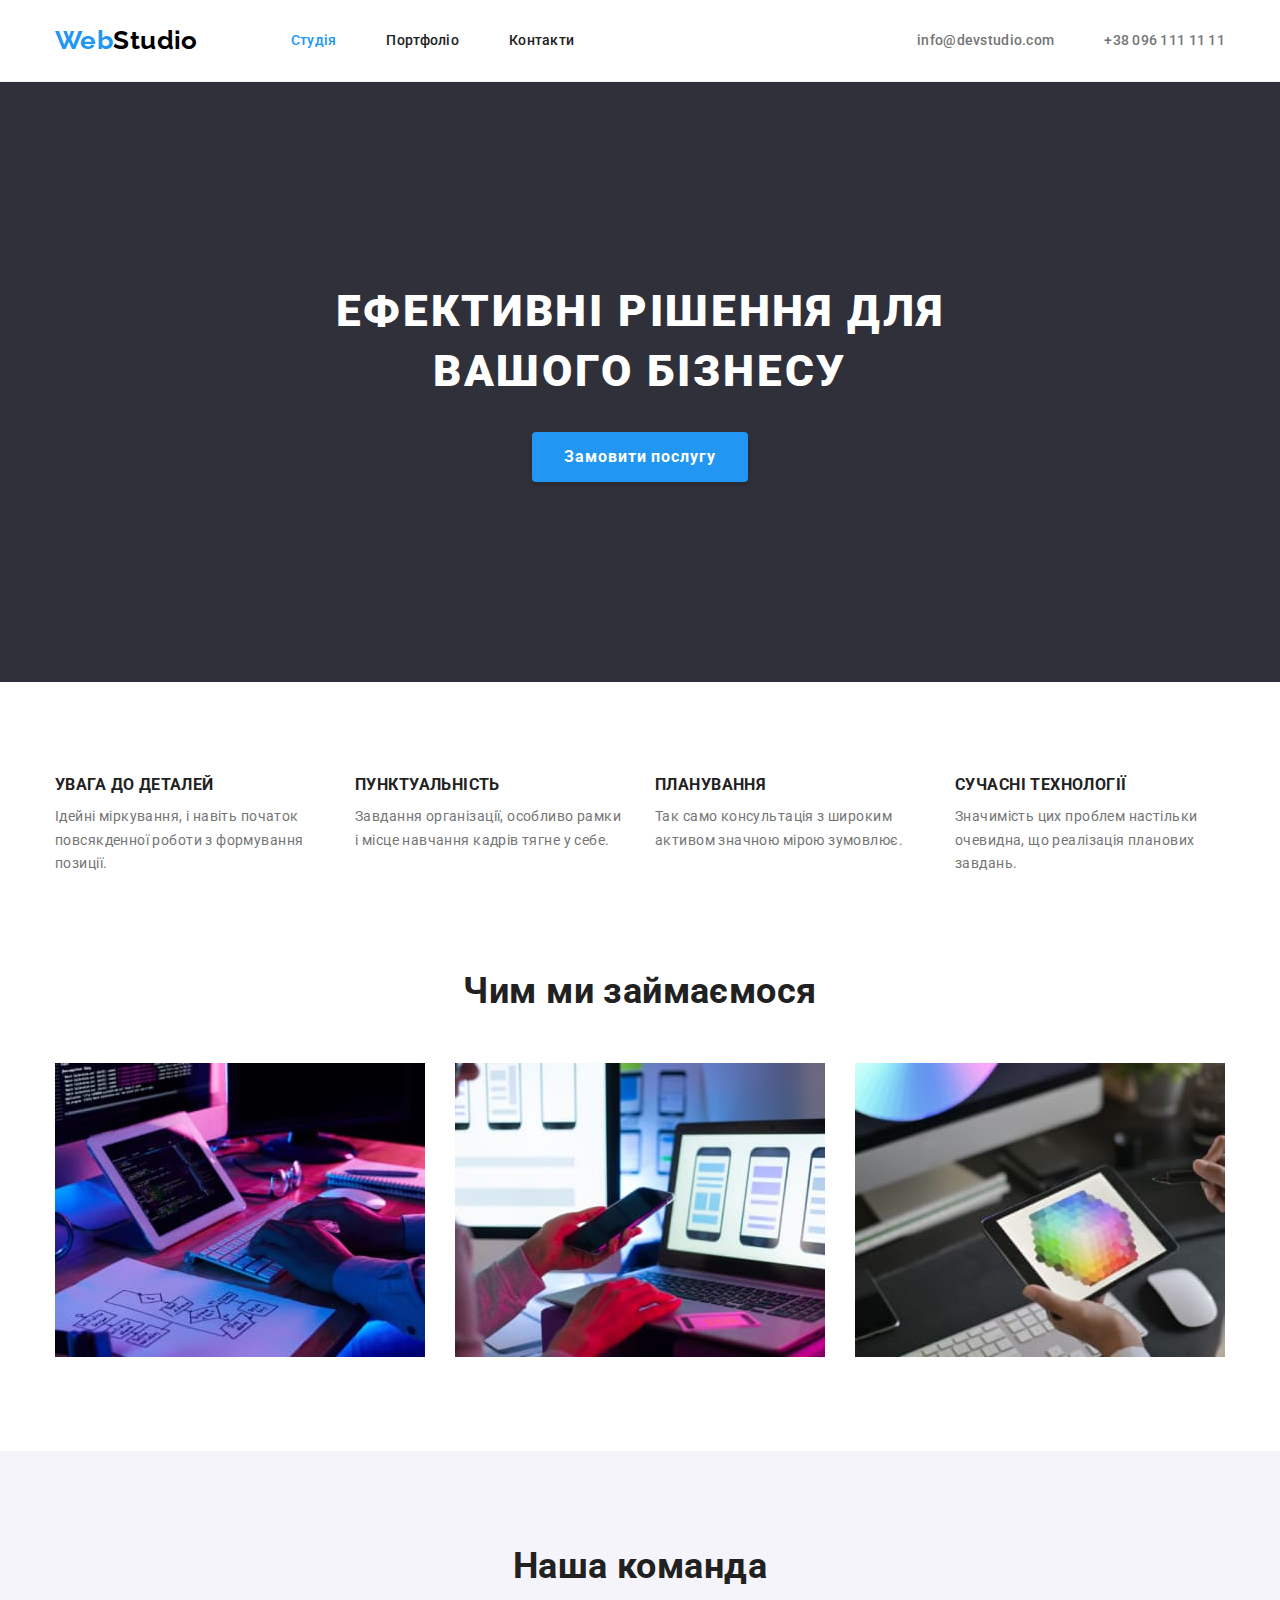
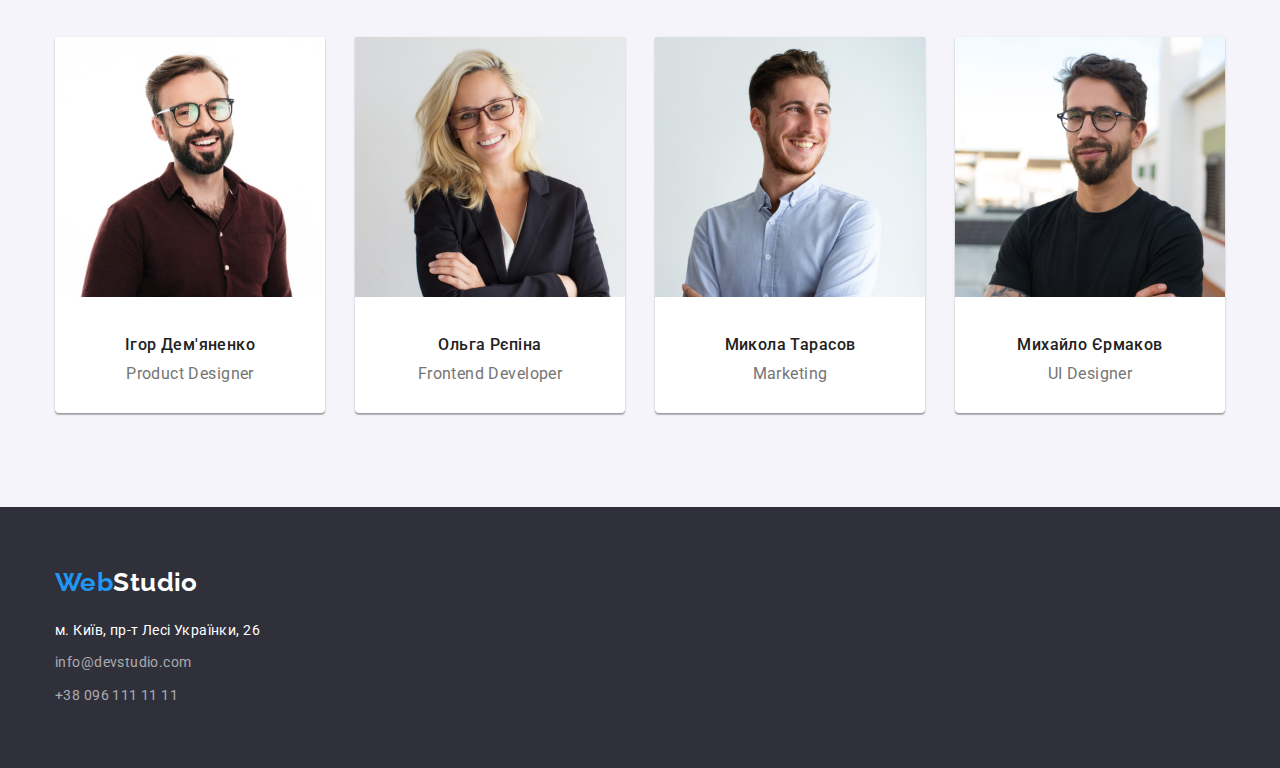
<file: index.html>
<!DOCTYPE html>
<html lang="uk">
<head>
    <meta charset="UTF-8">
    <meta http-equiv="X-UA-Compatible" content="IE=edge">
    <meta name="viewport" content="width=device-width, initial-scale=1.0">

    <link rel="stylesheet" href="https://cdnjs.cloudflare.com/ajax/libs/modern-normalize/1.1.0/modern-normalize.min.css">
    
    <link rel="preconnect" href="https://fonts.googleapis.com">
    <link rel="preconnect" href="https://fonts.gstatic.com" crossorigin>
    <link href="https://fonts.googleapis.com/css2?family=Raleway:wght@700&family=Roboto:wght@400;500;700;900&display=swap"
        rel="stylesheet">

    <link rel="stylesheet" href="./css/styles.css">
    <title>WebStudio</title>
</head>
<body>
    <!-- шапка -->
    <header>
        <div class="container header-flex">
            <nav class="nav">
                <a href="./index.html" class="logo primary"><span class="logoblue">Web</span>Studio</a>
                <ul class="site-nav list">
                    <li class="item"><a href="" class="links color current">Студія</a></li>
                    <li class="item"><a href="./portfolio.html" class="links color">Портфоліо</a></li>
                    <li class="item"><a href="" class="links color">Контакти</a></li>
                </ul>
            </nav>
            <ul class="connect-with-us list">
                <li class="item"><a href="mailto:info@devstudio.com" class="links">info@devstudio.com</a></li>
                <li class="item"><a href="tel:+380961111111" class="links">+38 096 111 11 11</a></li>
            </ul>
        </div>
    </header>
    <!-- мейн -->
    <main>
       <!-- герой -->
        <section class="hero">
            <div class="container hero-flex">
                <h1 class="hero-title">Ефективні рішення для вашого бізнесу</h1>
                <button type="button" class="button">Замовити послугу</button>
            </div>
        </section>
        <!-- головні якості -->
        <section class="section">
            <div class="qualities-flex container ">
                <h2 class="section-title hidden">Головні якості</h2>
                <ul class="qualities list">
                    <li class="item">
                        <h3 class="qualitie-title">УВАГА ДО ДЕТАЛЕЙ</h3>
                        <p>Ідейні міркування, і навіть початок повсякденної роботи з формування позиції.</p>
                    </li>

                    <li class="item">
                        <h3 class="qualitie-title">ПУНКТУАЛЬНІСТЬ</h3>
                        <p>Завдання організації, особливо рамки і місце навчання кадрів тягне у себе.</p>
                    </li>

                    <li class="item">
                        <h3 class="qualitie-title">ПЛАНУВАННЯ</h3>
                        <p>Так само консультація з широким активом значною мірою зумовлює.</p>
                    </li>

                    <li class="item">
                        <h3 class="qualitie-title">СУЧАСНІ ТЕХНОЛОГІЇ</h3>
                        <p>Значимість цих проблем настільки очевидна, що реалізація планових завдань.</p>
                    </li>
                </ul>
            </div>
        </section>
        <!-- чим ми займаємося -->
        <section class="section what-do-we-do">
            <div class="container activity-flex">
                <h2 class="section-title no-padding">Чим ми займаємося</h2>
                <ul class="activity list">
                    <li class="item"><img src="./images/wprocess1.jpg" width="370" height="294" alt="людина працює за планшетом з клавіатурою"></li> 
                    <li class="item"><img src="./images/wprocess2.jpg" width="370" height="294" alt="людина працює за ноутбуком" ></li>
                    <li class="item"><img src="./images/wprocess3.jpg"  width="370" height="294" alt="людина працює за планшетом"></li>
                </ul>
            </div>
        </section>
        <!-- наша команда -->
        <section class="team section">
            <div class="container">
                <h2 class="section-title">Наша команда</h2>
                <ul class="team-flex list">
                    <li class="item">
                        <img src="./images/igor'.jpg" width="270" height="260" alt="Ігор">
                        <h3 class="name">Ігор Дем'яненко</h3>
                        <p lang="en" class="role">Product Designer</p>
                    </li>

                    <li class="item">
                        <img src="./images/ol'ga.jpg" width="270" height="260" alt="Ольга">
                        <h3 class="name">Ольга Рєпіна</h3>
                        <p lang="en" class="role">Frontend Developer</p>
                    </li>

                    <li class="item">
                        <img src="./images/mykola.jpg" width="270" height="260" alt="Микола">
                        <h3 class="name">Микола Тарасов</h3>
                        <p lang="en" class="role">Marketing</p>
                    </li>
                    
                    <li class="item">
                        <img src="./images/mykhail.jpg" width="270" height="260" alt="Михайло">
                        <h3 class="name">Михайло Єрмаков</h3>
                        <p lang="en" class="role">UI Designer</p>
                    </li>
                </ul>
            </div>
       </section>
    </main>
    <!-- підвал -->
    <footer>
        <div class="container footer-flex">
            <a href="./index.html" class="logo secondary"><span class="logoblue">Web</span>Studio</a>
            <address>
                <p class="address color">м. Київ, пр-т Лесі Українки, 26</p>
                <ul class="contact-with-us list">
                    <li class="item"><a href="mailto:info@devstudio.com" class="links">info@devstudio.com</a></li>
                    <li class="item"><a href="tel:+380961111111" class="links">+38 096 111 11 11</a></li>
                </ul>
            </address>
        </div>
    </footer>
</body>
</html>
</file>
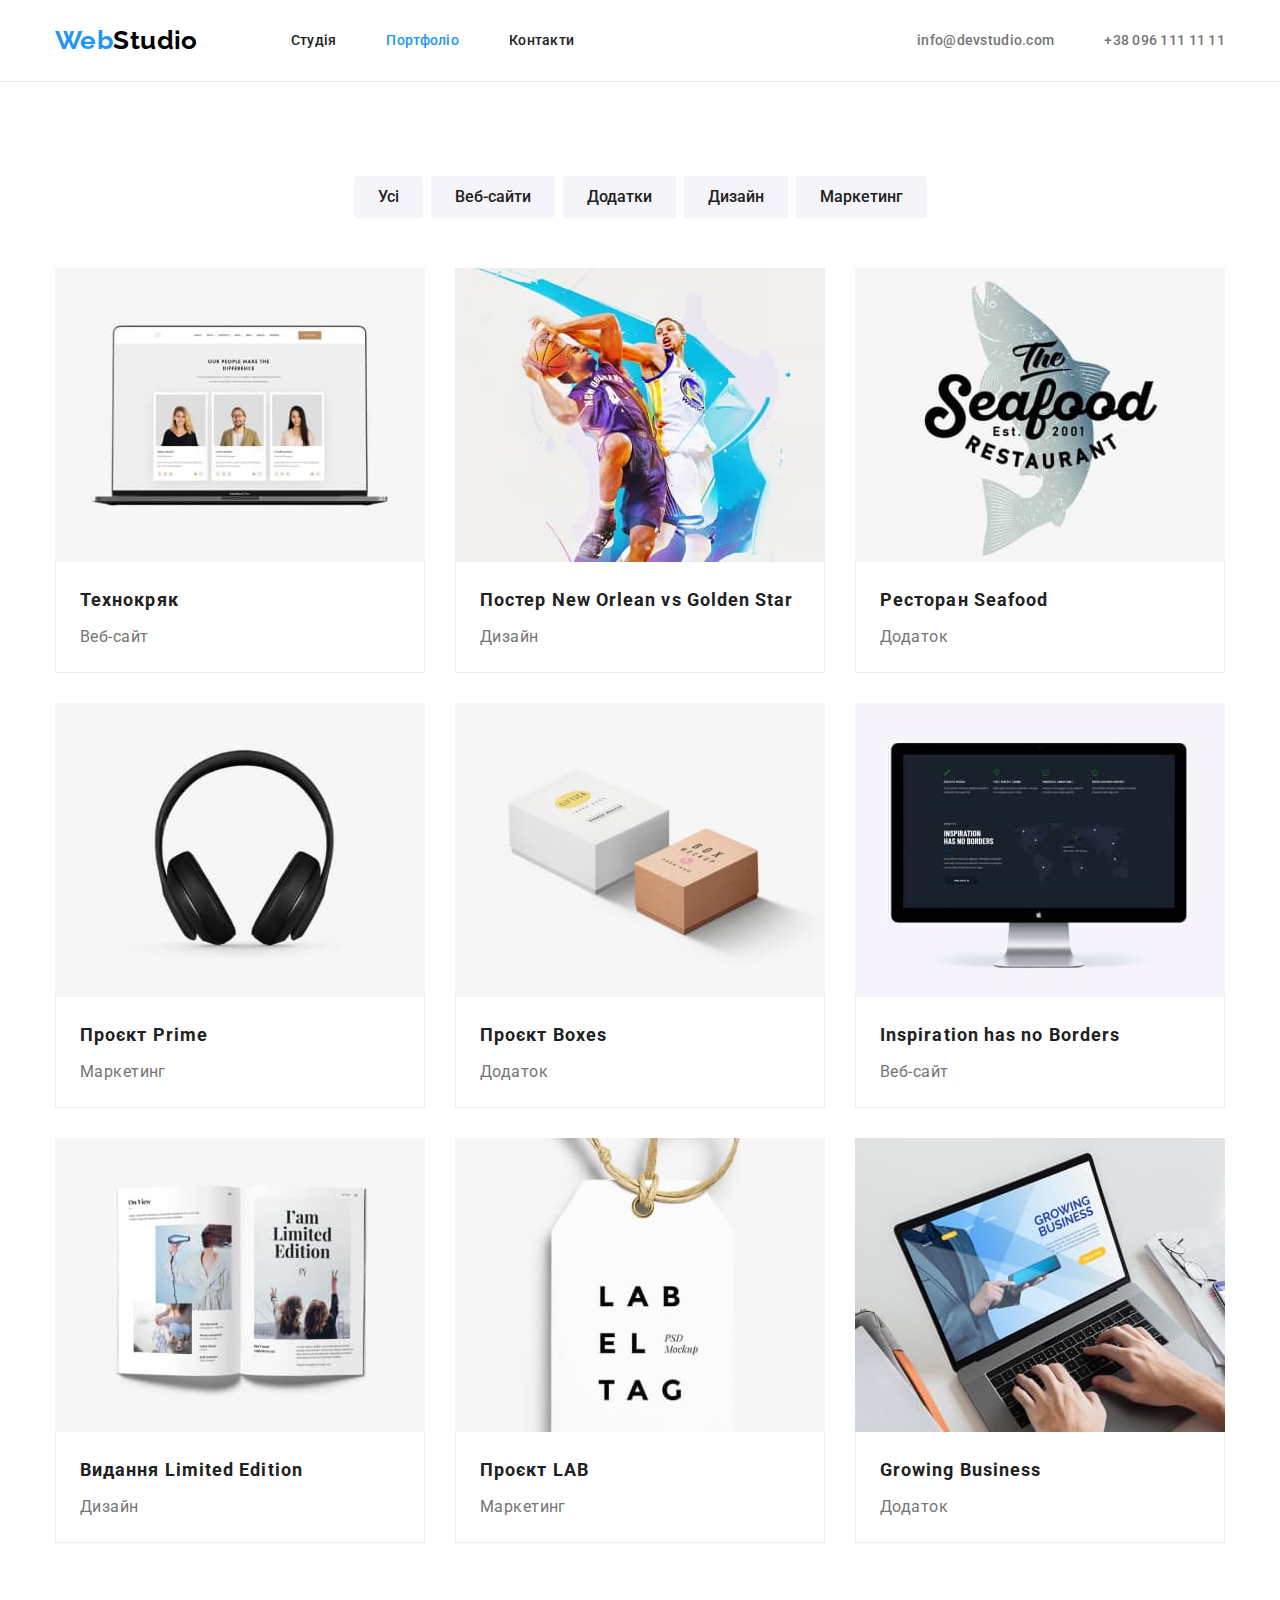
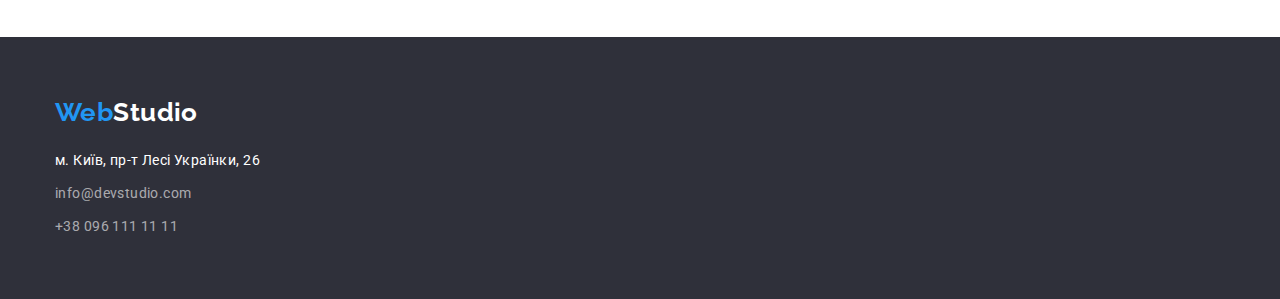
<file: portfolio.html>
<!DOCTYPE html>
<html lang="uk">
<head>
    <meta charset="UTF-8">
    <meta http-equiv="X-UA-Compatible" content="IE=edge">
    <meta name="viewport" content="width=device-width, initial-scale=1.0">

    <link rel="stylesheet" href="https://cdnjs.cloudflare.com/ajax/libs/modern-normalize/1.1.0/modern-normalize.min.css">

    <link rel="preconnect" href="https://fonts.googleapis.com">
    <link rel="preconnect" href="https://fonts.gstatic.com" crossorigin>
    <link href="https://fonts.googleapis.com/css2?family=Raleway:wght@700&family=Roboto:wght@400;500;700;900&display=swap"
        rel="stylesheet">

     <link rel="stylesheet" href="./css/styles.css">
    <title>Portfolio</title>
</head>
<body>
    <!-- шапка -->
    <header>
        <div class="container header-flex">
            <nav class="nav">
                <a href="./index.html" class="logo primary"><span class="logoblue">Web</span>Studio</a>
                <ul class="site-nav list">
                    <li class="item"><a href="./index.html" class="links color">Студія</a></li>
                    <li class="item"><a href="" class="links color current">Портфоліо</a></li>
                    <li class="item"><a href="" class="links color">Контакти</a></li>
                </ul>
            </nav>
            <ul class="connect-with-us list">
                <li class="item"><a href="mailto:info@devstudio.com" class="links">info@devstudio.com</a></li>
                <li class="item"><a href="tel:+380961111111" class="links">+38 096 111 11 11</a></li>
            </ul>
        </div>
    </header>
    <!-- мейн -->
    <main>
        <!-- Список робіт -->
        <section class="section">
            <div class="container">
                <h1 class="section-title hidden">Портфоліо</h1>
                <ul class="buttons list">
                    <li class="item"><button type="button" class="radio-button">Усі</button></li>
                    <li class="item"><button type="button" class="radio-button">Веб-сайти</button></li>
                    <li class="item"><button type="button" class="radio-button">Додатки</button></li>
                    <li class="item"><button type="button" class="radio-button">Дизайн</button></li>
                    <li class="item"><button type="button" class="radio-button">Маркетинг</button></li>
                </ul>
                <ul class="projects list">
                    <li class="item">
                        <a href="">
                            <img src="./images/laptop.jpg" alt="ноут" width="370" height="294">
                            <div class="project-content">
                                <h2 class="project-title">Технокряк</h2>
                                <p class="project-description">Веб-сайт</p>
                            </div>
                        </a>
                    </li>

                    <li class="item">
                        <a href="">
                            <img src="./images/players.jpg" alt="баскетболісти" width="370" height="294">
                            <div class="project-content">
                                <h2 class="project-title">Постер New Orlean vs Golden Star</h2>
                                <p class="project-description">Дизайн</p>
                            </div>
                        </a>
                    </li>

                    <li class="item">
                        <a href="">
                            <img src="./images/restaurant_logo.jpg" alt="лого ресторану" width="370" height="294">
                            <div class="project-content">
                                <h2 class="project-title">Ресторан Seafood</h2>
                                <p class="project-description">Додаток</p>
                            </div>
                        </a>
                    </li>

                    <li class="item">
                        <a href="">
                            <img src="./images/headphones.jpg" alt="навушники" width="370" height="294">
                            <div class="project-content">
                                <h2 class="project-title">Проєкт Prime</h2>
                                <p class="project-description">Маркетинг</p>
                            </div>
                        </a>
                    </li>

                    <li class="item">
                        <a href="">
                            <img src="./images/boxes.jpg" alt="коробки" width="370" height="294">
                            <div class="project-content">
                                <h2 class="project-title">Проєкт Boxes</h2>
                                <p class="project-description">Додаток</p>
                            </div>
                        </a>
                    </li>

                    <li class="item">
                        <a href="">
                            <img src="./images/monitor.jpg" alt="монітор" width="370" height="294">
                            <div class="project-content">
                                <h2 class="project-title">Inspiration has no Borders</h2>
                                <p class="project-description">Веб-сайт</p>
                            </div>
                        </a>
                    </li>

                    <li class="item">
                        <a href="">
                            <img src="./images/book.jpg" alt="книга" width="370" height="294">
                            <div class="project-content">
                                <h2 class="project-title">Видання Limited Edition</h2>
                                <p class="project-description">Дизайн</p>
                            </div>
                        </a>
                    </li>

                    <li class="item">
                        <a href="">
                            <img src="./images/tag.jpg" alt="бірка" width="370" height="294">
                            <div class="project-content">
                                <h2 class="project-title">Проєкт LAB</h2>
                                <p class="project-description">Маркетинг</p>
                            </div>
                        </a>
                    </li>
                    
                    <li class="item">
                        <a href="">
                            <img src="./images/laptop2.jpg" alt="ноут" width="370" height="294">
                            <div class="project-content">
                                <h2 class="project-title">Growing Business</h2>
                                <p class="project-description">Додаток</p>
                            </div>
                        </a>
                    </li>
                </ul>
            </div>
        </section>
    </main>
    <!-- підвал -->
    <footer>
        <div class="container footer-flex">
            <a href="./index.html" class="logo secondary"><span class="logoblue">Web</span>Studio</a>
            <address>
                <p class="address color">м. Київ, пр-т Лесі Українки, 26</p>
                <ul class="contact-with-us list">
                    <li class="item"><a href="mailto:info@devstudio.com" class="links">info@devstudio.com</a></li>
                    <li class="item"><a href="tel:+380961111111" class="links">+38 096 111 11 11</a></li>
                </ul>
            </address>
        </div>
    </footer>
</body>
</html>
</file>
<file: css/styles.css>
/* Цвета */
:root {
    --background-primary-color: #FFFFFF;
    --background-secondary-color: #2F303A;
    --background-team-color: #F5F4FA;
    --text-primary-color: #757575;
    --text-secondary-color: #212121;
    --accent: #2196F3;
    --black: #000000;
    --white: #FFFFFF;
    --background-border-color-portfolio-works: #EEEEEE;
    --background-buttons-color: #F5F4FA;
    --contact-links-f: rgba(255, 255, 255, 0.6);
    --button-portfolio-color: rgba(0, 0, 0, 0.15);
    --header-border-color : #ECECEC;
    --team-border-color-alpha-zero-twelve: rgba(0, 0, 0, 0.12);
    --team-border-color-alpha-zero-fourteen: rgba(0, 0, 0, 0.14);
    --team-border-color-alpha-zero-two: rgba(0, 0, 0, 0.2);
    --button-portfolio-shadow-alpha-zero-one: rgba(0, 0, 0, 0.1);
    --button-portfolio-shadow-alpha-apha-zerozero-eight: rgba(0, 0, 0, 0.08);
    --button-portfolio-shadow-alpha-zero-twelve: rgba(0, 0, 0, 0.12);
}   

body {
    background-color: var(--background-primary-color);
    color: var(--text-primary-color);

    font-family: Roboto, sans-serif;
    font-size: 14px;
    line-height: 1.71;
    letter-spacing: 0.03em;
}

.container {
    width: 1200px;
    margin-left: auto;
    margin-right: auto;
   
    padding-left: 15px;
    padding-right: 15px;
}

/* Утилиты */
.list {
    list-style: none;
    margin: 0;
    padding: 0;
}

a {
    text-decoration: none;
}

h1,h2,h3,h4,h5,h6 {
    margin: 0;
}

p {
    margin: 0;
}

/* Шапка */
.logo {
    font-family: Raleway, sans-serif;
    font-weight: 700;
    font-size: 26px;
    line-height: 1.2;
    
    margin-right: 93px;

    padding-top: 25px;
    padding-bottom: 25px;
}
/* колір верхнього лого */
.logo.primary {
    color: var(--black);
}
/* колір половини лого */
.logoblue {
    color: var(--accent);
}


/* навігація сайту та мейл/тел */
.site-nav .links, 
.connect-with-us .links {
    color:inherit;

    font-weight: 500;
    line-height: 1.14;
    letter-spacing: 0.02em; 
    
    display: flex;
    padding-top: 32px;
    padding-bottom: 32px;
}
/* текуща сторінка */
.site-nav .links.current {
    color: var(--accent);
}
/* колір мейл/тел */
.links.color {
    color: var(--text-secondary-color);
}
/* ефекти навігації */
.site-nav .links:hover,
.site-nav .links:focus {
    color: var(--accent);
}
/* ефекти мейл/тел */
.connect-with-us .links:hover,
.connect-with-us .links:focus {
    color: var(--accent);
}

header {
    border-bottom: 1px solid var(--header-border-color);
}

.header-flex,
.nav,
.site-nav,
.connect-with-us { 
    display: flex;  
    align-items: center;
}

.site-nav > .item:not(:last-child),
.connect-with-us > .item:not(:last-child) {
    margin-right: 50px;
}

.connect-with-us {
    margin-left: auto;
}

/* МЕЙН index.html */

/* Герой */
.hero   {
    background-color: var(--background-secondary-color);
    padding-top: 200px;
    padding-bottom: 200px;
    text-align: center;
}
.hero-title {
    color: var(--white);
   
    font-weight: 900;
    font-size: 44px;
    line-height: 1.36;
    text-align: center;
    letter-spacing: 0.06em;
    text-transform: uppercase;

    margin-bottom: 30px;
}

.hero-flex {
    width: 696px;
}

/* Кнопка Замовити послуги */
.button {
    background-color: var(--accent);
    color: var(--white);

    font-family: inherit;
    font-weight: 700;
    font-size: 16px;
    line-height: 1.88;
    letter-spacing: 0.06em;
    cursor: pointer;
    text-align: center;

    border: none;
    border-radius: 4px;
    box-shadow: 0px 4px 4px var(--button-portfolio-color);
    
    padding-top: 10px;
    padding-right: 32px;
    padding-bottom: 10px;
    padding-left: 32px;

}
/* ховер кнопки */
.button:hover,
.button:focus {
    color:var(--background-secondary-color);
}
/* Заголовок усіх секцій, окрім героя*/
.section-title {
    color: var(--text-secondary-color);
    
    font-weight: 700;
    font-size: 36px;
    line-height: 1.17;
    text-align: center;

    margin-bottom: 50px;
}
/* Падінги для усіх секцій */
.section {
    padding-top: 94px;
    padding-bottom: 94px;;
}

/* Головні якості */
/* скритий заголовок */
.section-title.hidden {
    position: absolute;
    width: 1px;
    height: 1px;
    margin: -1px;
    border: 0;
    padding: 0;
    
    white-space: nowrap;
    clip-path: inset(100%);
    clip: rect(0 0 0 0);
    overflow: hidden;
}
/* Заголовки якостей */
.qualitie-title {
    color: var(--text-secondary-color);
   
    font-weight: 700;
    line-height: 1.14;
    text-transform: uppercase;

    margin-bottom: 10px;
}

/* Позиціювання якостей */
.qualities-flex { 
    display: flex;
}

.qualities {
    display: flex;
}

.qualities > .item {
    width : calc((100% - 90px)/4);
}

.qualities > .item:not(:last-child) {
    margin-right: 30px;
}

/* Що робимо */
/* Позиціюфання */

.what-do-we-do {
    padding-top: 0px;
}

.activity {
    display: flex;   
}

.activity > .item:not(:last-child) {
    margin-right: 30px;
}

.activity > .item > img {
    display: block;
}   

/* Наша команда */
.team {
    background-color: var(--background-team-color);
}

.name {
    color: var(--text-secondary-color);
    
    font-weight: 500;
    font-size: 16px;
    line-height: 1.19;
    text-align: center;

    margin-top: 30px;
}

.role {
    font-size: 16px;
    line-height: 1.19;
    text-align: center;

    margin-top: 10px;
}

.team-flex { 
    display: flex;
}

.team-flex > .item:not(:last-child) {
    margin-right: 30px;
}

.team-flex > .item {
    background-color: var(--background-primary-color);

    box-shadow: 0px 1px 3px var(--team-border-color-alpha-zero-twelve),
                0px 1px 1px var(--team-border-color-alpha-zero-fourteen),
                0px 2px 1px var(--team-border-color-alpha-zero-two);
    border-radius: 0px 0px 4px 4px;


    padding-bottom: 30px;
}



/* МЕЙН portfolio.html */

/* кнопки фільтру */
.radio-button {
    color: var(--text-secondary-color);
    background-color: var(--background-buttons-color);

    font-family: inherit;
    font-weight: 500;
    font-size: 16px;
    line-height: 1.62;
    text-align: center;
    cursor: pointer;

    border-radius: 4px;
    border-color: transparent;

    padding-top: 6px;
    padding-right: 22px;
    padding-bottom: 6px;
    padding-left: 22px;
}

.radio-button:hover,
.radio-button:focus {
    background-color: var(--accent);
    color: var(--white);

    border-radius: 4px;
    box-shadow: 0px 3px 1px var(--button-portfolio-shadow-alpha-zero-one),
                0px 1px 2px var(--button-portfolio-shadow-alpha-apha-zerozero-eight),
                0px 2px 2px var(--button-portfolio-shadow-alpha-zero-twelve);
}
/* Проекти */
.project-title {
    color: var(--text-secondary-color);

    font-weight: 700;
    font-size: 18px;
    line-height: 2;
    letter-spacing: 0.06em;
}

.project-description {
    color: var(--text-primary-color);

    font-size: 16px;
    line-height: 1.88;
}

.buttons {
    display: flex;
    justify-content: center;
    margin-bottom: 50px;
}

.buttons > .item:not(:last-child) { 
    margin-right: 8px;
}

.projects {
    display: flex;
    flex-wrap: wrap;
}

.projects > .item {
    margin-right: 30px;
    margin-bottom: 30px;
    
    flex-basis: calc((100% - 60px)/3);
}
.projects > .item:nth-child(3n) {
    margin-right: 0px;
}

.projects > .item:nth-last-child(-n+3) {
    margin-bottom: 0px;
}

.projects > .item > a > img {
    display: block;
}

.project-content {
    padding: 20px 24px;
    border: 1px solid var(--background-border-color-portfolio-works); 
    border-top: none;
}

.project-content > h2 {
    margin-bottom: 4px;
}
/* Підвал */
footer {
    background-color: var(--background-secondary-color);
}
/* колір нижнього лого */
.logo.secondary {
    color: var(--white);
}
/* колір адреси */
.address.color {
    color: var(--white);
}
/* стилі адреси та мейл/тел */
.address,
.contact-with-us .links {
    color: var(--contact-links-f);
    font-style: normal;

}
.contact-with-us .links:hover,
.contact-with-us .links:focus {
    color: var(--accent);
}

footer {
    padding-top: 60px;
    padding-bottom: 60px;
}

.footer-flex > a {
    margin-right: 0px;
    padding: 0px;
}

address {
    margin-top: 20px;
}

.address {
    margin-bottom: 9px;
}

.contact-with-us > .item:not(:last-child) {
    margin-bottom: 9px;
}
</file>
